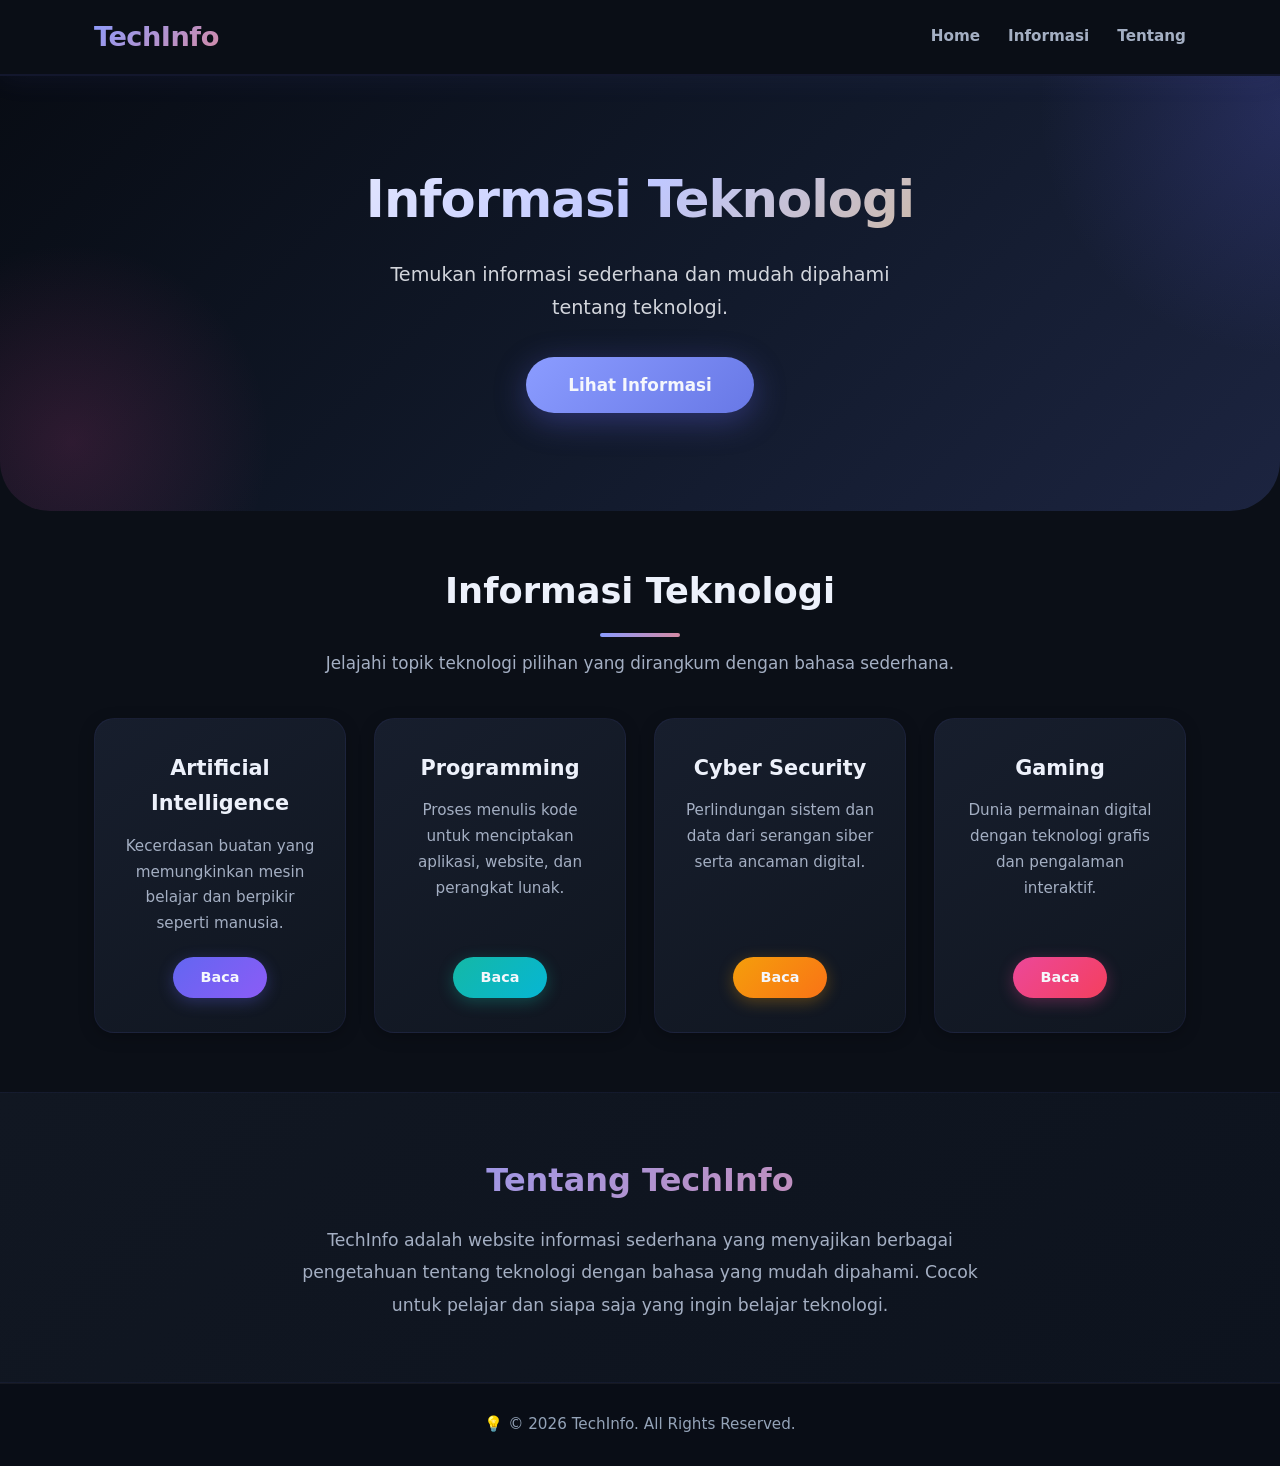
<file: index.html>
<!DOCTYPE html>
<html lang="id">
<head>
  <meta charset="UTF-8">
  <meta name="viewport" content="width=device-width, initial-scale=1.0">
  <title>TechInfo · Informasi Teknologi</title>
  <link rel="stylesheet" href="style.css">
</head>
<body>

  <!-- ============================================================
       PAGE: HOME (default)
       ============================================================ -->
  <div id="page-home" class="page-target">

    <!-- ===== NAVBAR ===== -->
    <header class="navbar">
      <div class="container">
        <div class="nav-wrapper">
          <div class="logo">TechInfo</div>
          
          <nav class="nav-menu">
            <a href="#page-home">Home</a>
            <a href="#informasi">Informasi</a>
            <a href="#tentang">Tentang</a>
          </nav>
        </div>
      </div>
    </header>

    <!-- ===== HERO ===== -->
    <section class="hero" id="home">
      <div class="container">
        <div class="hero-content">
          <h1>Informasi Teknologi</h1>
          <p>Temukan informasi sederhana dan mudah dipahami tentang teknologi.</p>
          <a href="#informasi" class="btn">Lihat Informasi</a>
        </div>
      </div>
    </section>

    <!-- ===== INFORMASI ===== -->
    <section class="informasi" id="informasi">
      <div class="container">
        <h2 class="section-title">Informasi Teknologi</h2>
        <p class="section-subtitle">Jelajahi topik teknologi pilihan yang dirangkum dengan bahasa sederhana.</p>
        
        <div class="card-grid">
          
          <!-- Card 1: AI -->
          <div class="card">
            <h3> Artificial Intelligence</h3>
            <p>Kecerdasan buatan yang memungkinkan mesin belajar dan berpikir seperti manusia.</p>
            <a href="ai.html" class="btn-card">Baca</a>
          </div>
          
          <!-- Card 2: Programming -->
          <div class="card">
            <h3> Programming</h3>
            <p>Proses menulis kode untuk menciptakan aplikasi, website, dan perangkat lunak.</p>
            <a href="programming.html" class="btn-card">Baca</a>
          </div>
          
          <!-- Card 3: Cyber Security -->
          <div class="card">
            <h3> Cyber Security</h3>
            <p>Perlindungan sistem dan data dari serangan siber serta ancaman digital.</p>
            <a href="cyber.html" class="btn-card">Baca</a>
          </div>
          
          <!-- Card 4: Gaming -->
          <div class="card">
            <h3> Gaming</h3>
            <p>Dunia permainan digital dengan teknologi grafis dan pengalaman interaktif.</p>
            <a href="gaming.html" class="btn-card">Baca</a>
          </div>
          
        </div>

      </div>
    </section>

    <!-- ===== TENTANG ===== -->
    <section class="tentang" id="tentang">
      <div class="container">
        <div class="tentang-content">
          <h2>Tentang TechInfo</h2>
          <p>
            TechInfo adalah website informasi sederhana yang menyajikan berbagai pengetahuan 
            tentang teknologi dengan bahasa yang mudah dipahami. Cocok untuk pelajar dan 
            siapa saja yang ingin belajar teknologi.
          </p>
        </div>
      </div>
    </section>

    <!-- ===== FOOTER ===== -->
    <footer class="footer">
      <div class="container">
        <p>&copy; 2026 TechInfo. All Rights Reserved.</p>
      </div>
    </footer>
  </div>
</body>
</html>
</file>
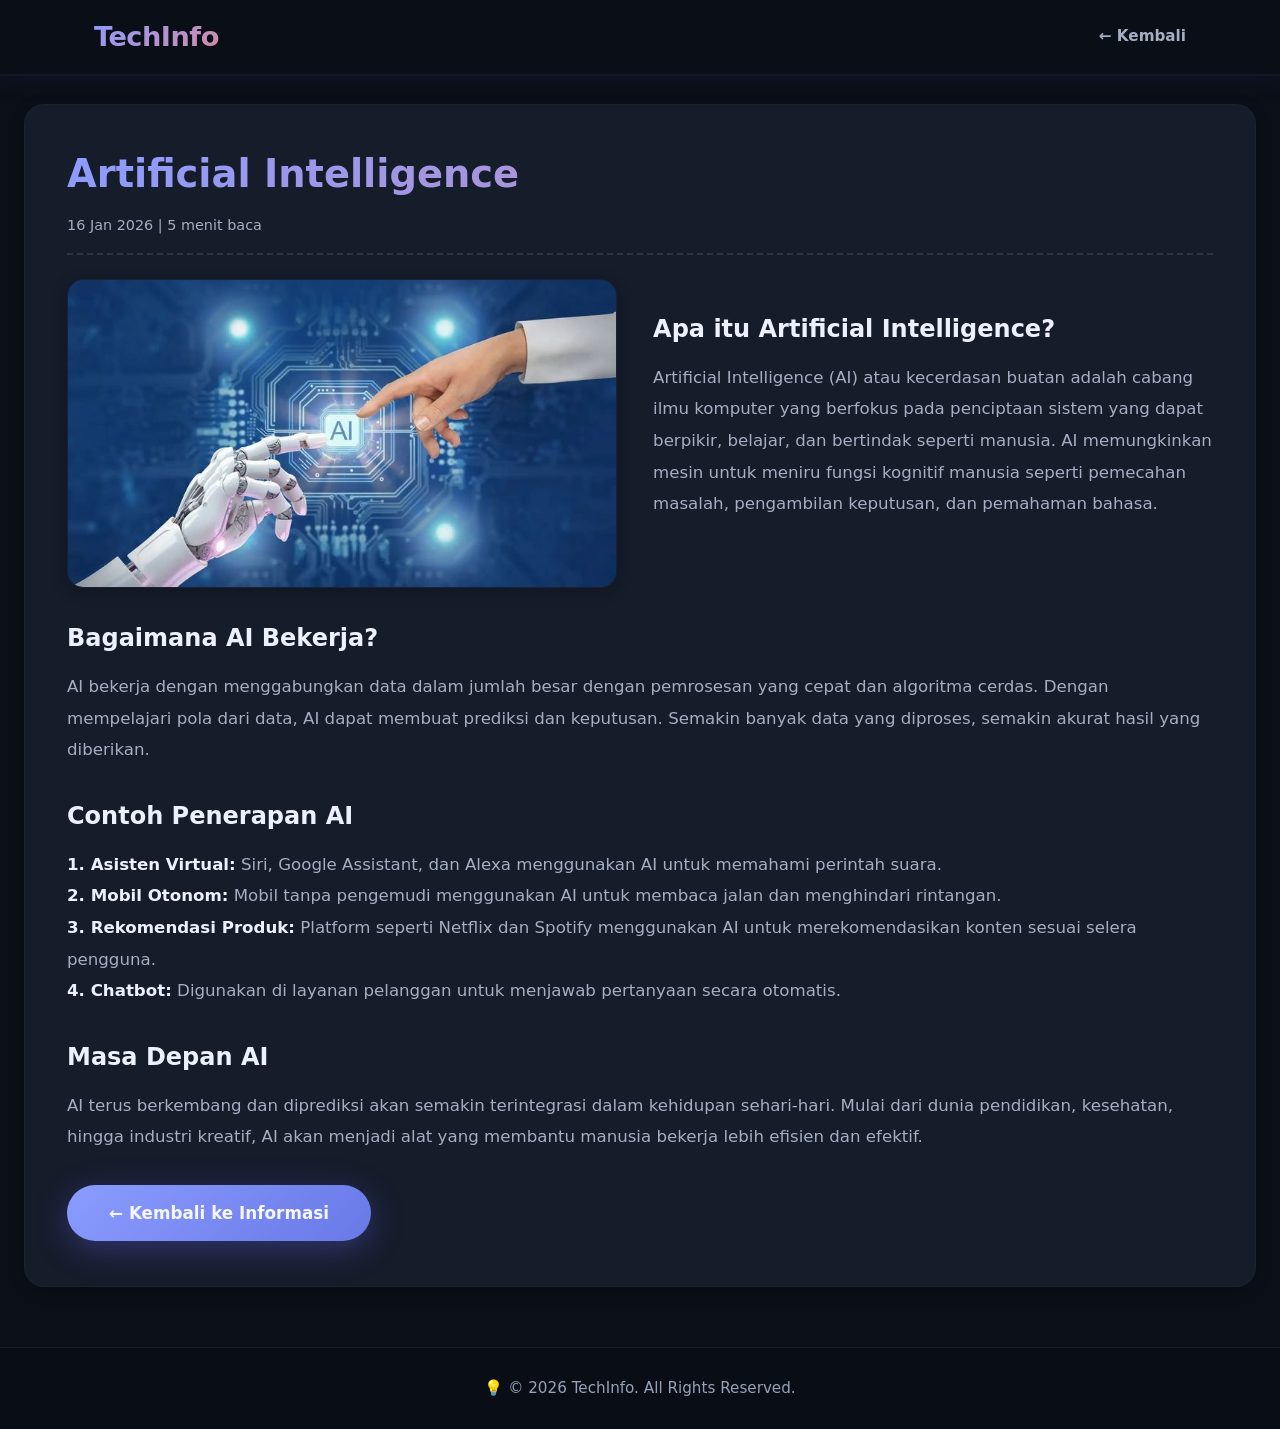
<file: ai.html>
<!DOCTYPE html>
<html lang="id">
<head>
  <meta charset="UTF-8">
  <meta name="viewport" content="width=device-width, initial-scale=1.0">
  <title>TechInfo · Artificial Intelligence</title>
  <link rel="stylesheet" href="style.css">
</head>
<body>
  <header class="navbar">
    <div class="container">
      <div class="nav-wrapper">
        <a href="index.html" class="logo">TechInfo</a>
        <nav class="nav-menu">
          <a href="index.html">← Kembali</a>
        </nav>
      </div>
    </div>
  </header>

  <section class="detail-page">
    <div class="container">
      <article class="detail-card">
        <h1>Artificial Intelligence</h1>
        <div class="detail-meta">16 Jan 2026 | 5 menit baca</div>
        <div class="detail-intro">
          <img src="t.jpg" alt="Artificial Intelligence" class="detail-img">
          <div>
            <h2>Apa itu Artificial Intelligence?</h2>
            <p>Artificial Intelligence (AI) atau kecerdasan buatan adalah cabang ilmu komputer yang berfokus pada penciptaan sistem yang dapat berpikir, belajar, dan bertindak seperti manusia. AI memungkinkan mesin untuk meniru fungsi kognitif manusia seperti pemecahan masalah, pengambilan keputusan, dan pemahaman bahasa.</p>
          </div>
        </div>

        <h2>Bagaimana AI Bekerja?</h2>
        <p>AI bekerja dengan menggabungkan data dalam jumlah besar dengan pemrosesan yang cepat dan algoritma cerdas. Dengan mempelajari pola dari data, AI dapat membuat prediksi dan keputusan. Semakin banyak data yang diproses, semakin akurat hasil yang diberikan.</p>

        <h2>Contoh Penerapan AI</h2>
        <p><strong>1. Asisten Virtual:</strong> Siri, Google Assistant, dan Alexa menggunakan AI untuk memahami perintah suara.<br><strong>2. Mobil Otonom:</strong> Mobil tanpa pengemudi menggunakan AI untuk membaca jalan dan menghindari rintangan.<br><strong>3. Rekomendasi Produk:</strong> Platform seperti Netflix dan Spotify menggunakan AI untuk merekomendasikan konten sesuai selera pengguna.<br><strong>4. Chatbot:</strong> Digunakan di layanan pelanggan untuk menjawab pertanyaan secara otomatis.</p>

        <h2>Masa Depan AI</h2>
        <p>AI terus berkembang dan diprediksi akan semakin terintegrasi dalam kehidupan sehari-hari. Mulai dari dunia pendidikan, kesehatan, hingga industri kreatif, AI akan menjadi alat yang membantu manusia bekerja lebih efisien dan efektif.</p>

        <a href="index.html#informasi" class="btn">← Kembali ke Informasi</a>
      </article>
    </div>
  </section>

  <footer class="footer">
    <div class="container">
      <p>&copy; 2026 TechInfo. All Rights Reserved.</p>
    </div>
  </footer>
</body>
</html>
</file>
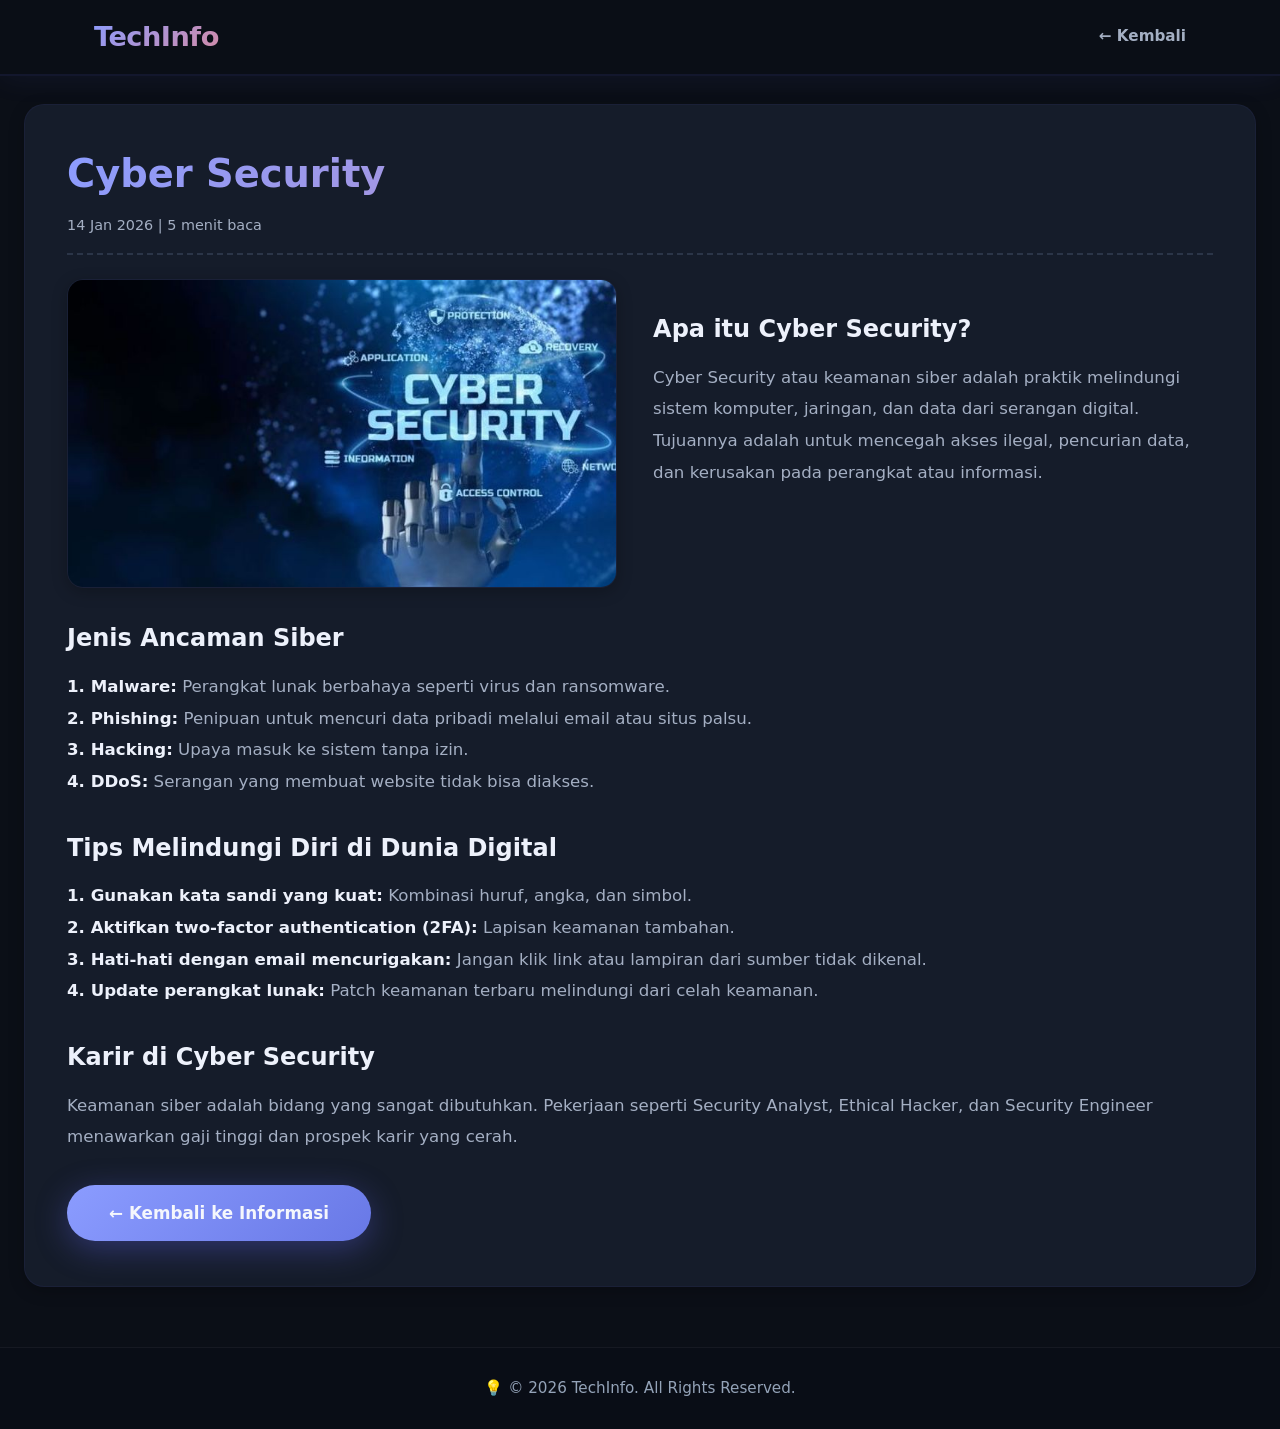
<file: cyber.html>
<!DOCTYPE html>
<html lang="id">
<head>
  <meta charset="UTF-8">
  <meta name="viewport" content="width=device-width, initial-scale=1.0">
  <title>TechInfo · Cyber Security</title>
  <link rel="stylesheet" href="style.css">
</head>
<body>
  <header class="navbar">
    <div class="container">
      <div class="nav-wrapper">
        <a href="index.html" class="logo">TechInfo</a>
        <nav class="nav-menu"><a href="index.html">← Kembali</a></nav>
      </div>
    </div>
  </header>

  <section class="detail-page">
    <div class="container">
      <article class="detail-card">
        <h1>Cyber Security</h1>
        <div class="detail-meta">14 Jan 2026 | 5 menit baca</div>
        <div class="detail-intro">
          <img src="c.jpg" alt="Cyber Security" class="detail-img">
          <div>
            <h2>Apa itu Cyber Security?</h2>
            <p>Cyber Security atau keamanan siber adalah praktik melindungi sistem komputer, jaringan, dan data dari serangan digital. Tujuannya adalah untuk mencegah akses ilegal, pencurian data, dan kerusakan pada perangkat atau informasi.</p>
          </div>
        </div>

        <h2>Jenis Ancaman Siber</h2>
        <p><strong>1. Malware:</strong> Perangkat lunak berbahaya seperti virus dan ransomware.<br><strong>2. Phishing:</strong> Penipuan untuk mencuri data pribadi melalui email atau situs palsu.<br><strong>3. Hacking:</strong> Upaya masuk ke sistem tanpa izin.<br><strong>4. DDoS:</strong> Serangan yang membuat website tidak bisa diakses.</p>

        <h2>Tips Melindungi Diri di Dunia Digital</h2>
        <p><strong>1. Gunakan kata sandi yang kuat:</strong> Kombinasi huruf, angka, dan simbol.<br><strong>2. Aktifkan two-factor authentication (2FA):</strong> Lapisan keamanan tambahan.<br><strong>3. Hati-hati dengan email mencurigakan:</strong> Jangan klik link atau lampiran dari sumber tidak dikenal.<br><strong>4. Update perangkat lunak:</strong> Patch keamanan terbaru melindungi dari celah keamanan.</p>

        <h2>Karir di Cyber Security</h2>
        <p>Keamanan siber adalah bidang yang sangat dibutuhkan. Pekerjaan seperti Security Analyst, Ethical Hacker, dan Security Engineer menawarkan gaji tinggi dan prospek karir yang cerah.</p>

        <a href="index.html#informasi" class="btn">← Kembali ke Informasi</a>
      </article>
    </div>
  </section>

  <footer class="footer"><div class="container"><p>&copy; 2026 TechInfo. All Rights Reserved.</p></div></footer>
</body>
</html>
</file>
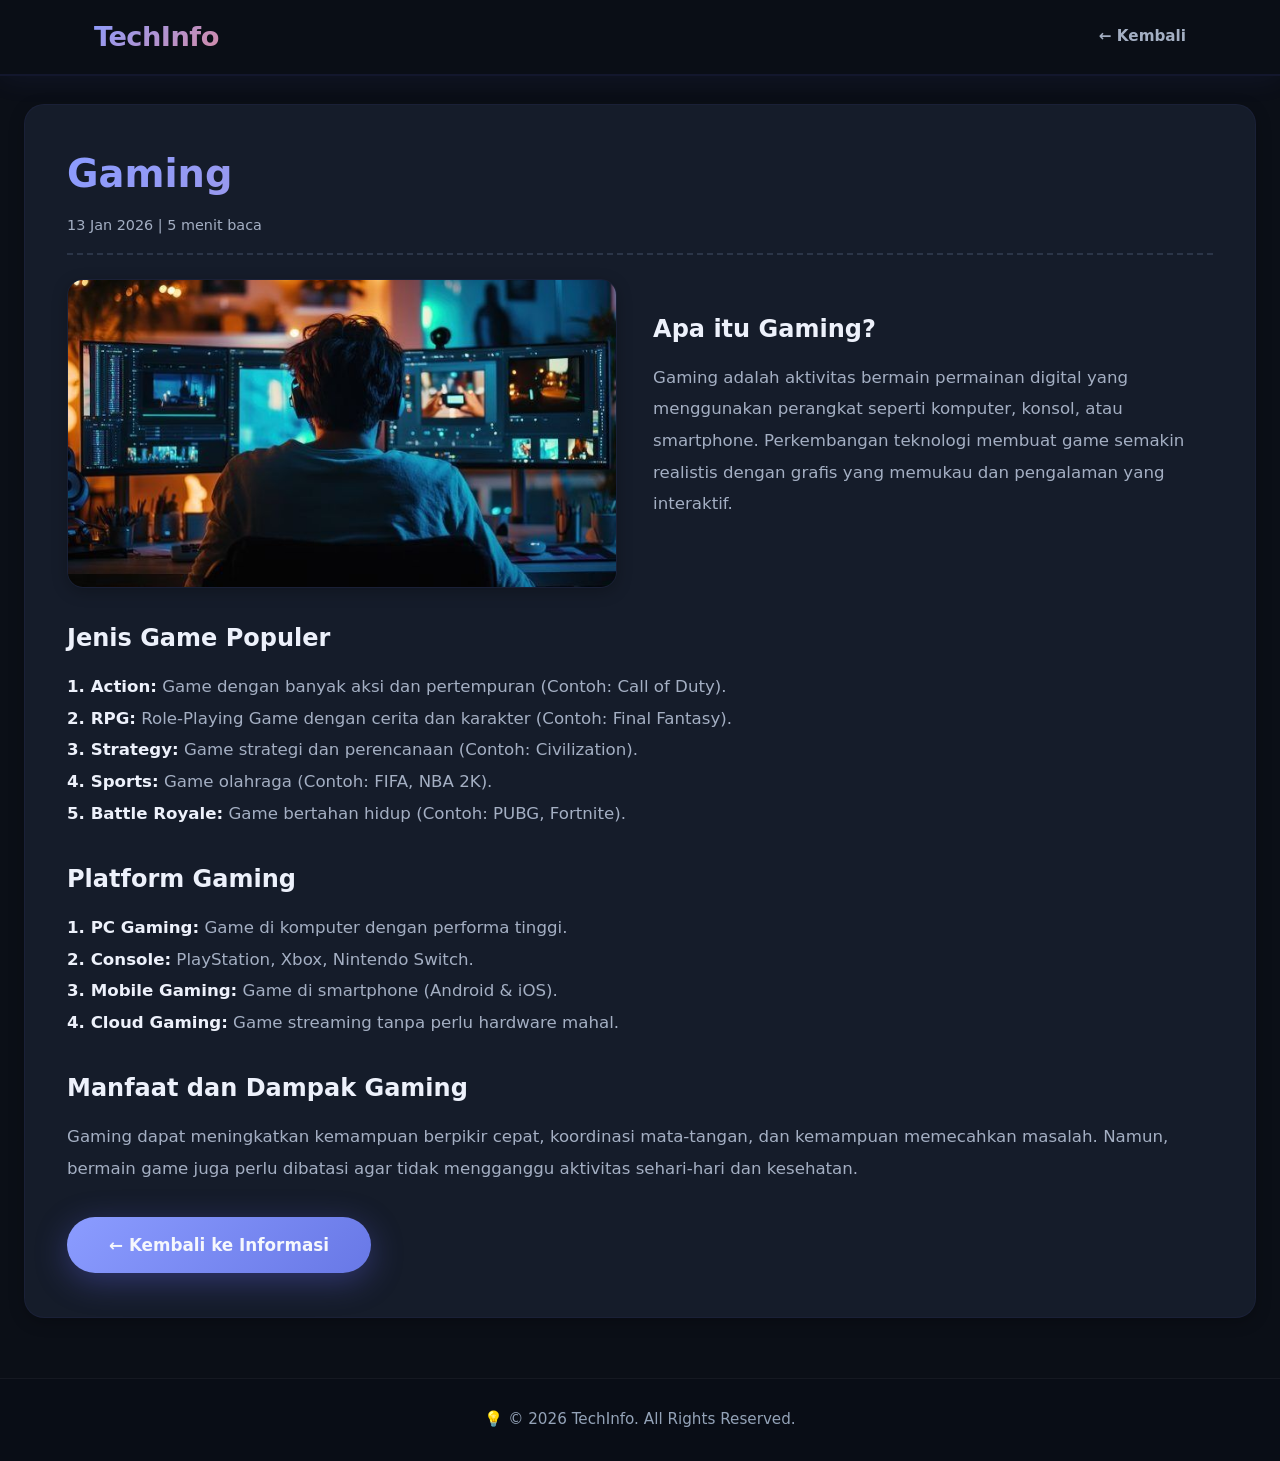
<file: gaming.html>
<!DOCTYPE html>
<html lang="id">
<head>
  <meta charset="UTF-8">
  <meta name="viewport" content="width=device-width, initial-scale=1.0">
  <title>TechInfo · Gaming</title>
  <link rel="stylesheet" href="style.css">
</head>
<body>
  <header class="navbar">
    <div class="container">
      <div class="nav-wrapper">
        <a href="index.html" class="logo">TechInfo</a>
        <nav class="nav-menu"><a href="index.html">← Kembali</a></nav>
      </div>
    </div>
  </header>

  <section class="detail-page">
    <div class="container">
      <article class="detail-card">
        <h1>Gaming</h1>
        <div class="detail-meta">13 Jan 2026 | 5 menit baca</div>
        <div class="detail-intro">
          <img src="g.jpg" alt="Gaming" class="detail-img">
          <div>
            <h2>Apa itu Gaming?</h2>
            <p>Gaming adalah aktivitas bermain permainan digital yang menggunakan perangkat seperti komputer, konsol, atau smartphone. Perkembangan teknologi membuat game semakin realistis dengan grafis yang memukau dan pengalaman yang interaktif.</p>
          </div>
        </div>

        <h2>Jenis Game Populer</h2>
        <p><strong>1. Action:</strong> Game dengan banyak aksi dan pertempuran (Contoh: Call of Duty).<br><strong>2. RPG:</strong> Role-Playing Game dengan cerita dan karakter (Contoh: Final Fantasy).<br><strong>3. Strategy:</strong> Game strategi dan perencanaan (Contoh: Civilization).<br><strong>4. Sports:</strong> Game olahraga (Contoh: FIFA, NBA 2K).<br><strong>5. Battle Royale:</strong> Game bertahan hidup (Contoh: PUBG, Fortnite).</p>

        <h2>Platform Gaming</h2>
        <p><strong>1. PC Gaming:</strong> Game di komputer dengan performa tinggi.<br><strong>2. Console:</strong> PlayStation, Xbox, Nintendo Switch.<br><strong>3. Mobile Gaming:</strong> Game di smartphone (Android &amp; iOS).<br><strong>4. Cloud Gaming:</strong> Game streaming tanpa perlu hardware mahal.</p>

        <h2>Manfaat dan Dampak Gaming</h2>
        <p>Gaming dapat meningkatkan kemampuan berpikir cepat, koordinasi mata-tangan, dan kemampuan memecahkan masalah. Namun, bermain game juga perlu dibatasi agar tidak mengganggu aktivitas sehari-hari dan kesehatan.</p>

        <a href="index.html#informasi" class="btn">← Kembali ke Informasi</a>
      </article>
    </div>
  </section>

  <footer class="footer"><div class="container"><p>&copy; 2026 TechInfo. All Rights Reserved.</p></div></footer>
</body>
</html>
</file>
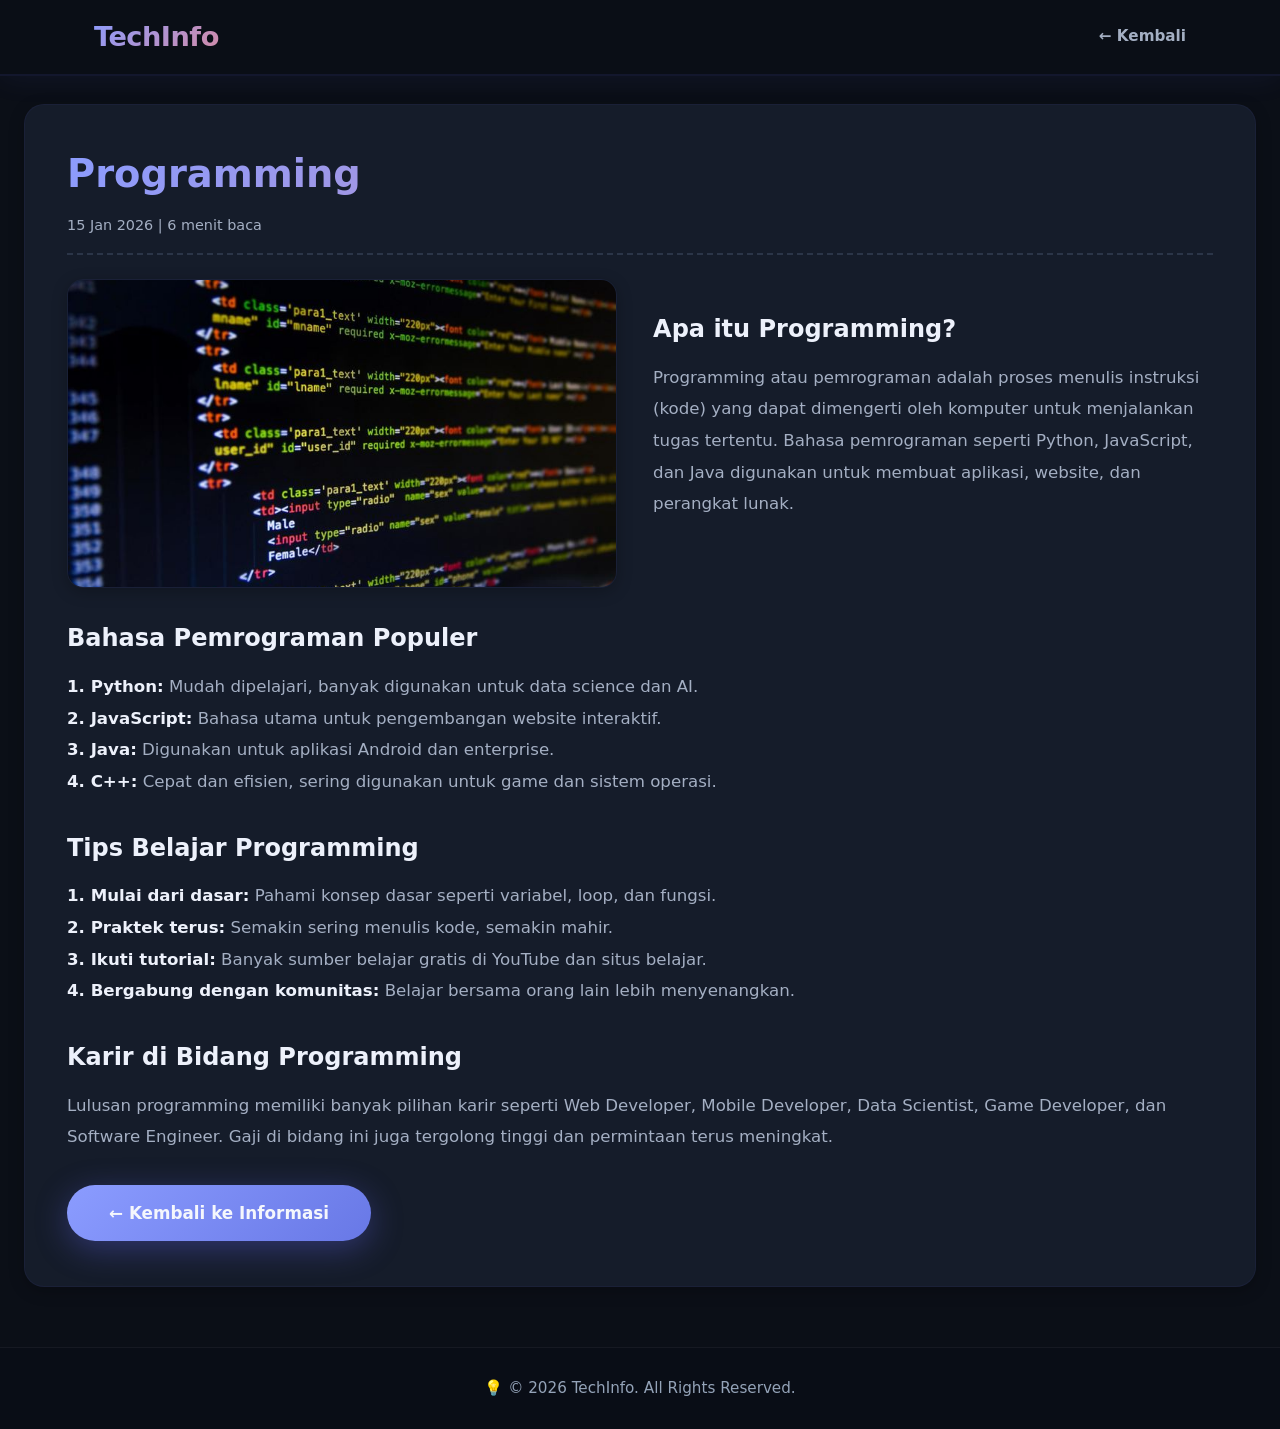
<file: programming.html>
<!DOCTYPE html>
<html lang="id">
<head>
  <meta charset="UTF-8">
  <meta name="viewport" content="width=device-width, initial-scale=1.0">
  <title>TechInfo · Programming</title>
  <link rel="stylesheet" href="style.css">
</head>
<body>
  <header class="navbar">
    <div class="container">
      <div class="nav-wrapper">
        <a href="index.html" class="logo">TechInfo</a>
        <nav class="nav-menu"><a href="index.html">← Kembali</a></nav>
      </div>
    </div>
  </header>

  <section class="detail-page">
    <div class="container">
      <article class="detail-card">
        <h1>Programming</h1>
        <div class="detail-meta">15 Jan 2026 | 6 menit baca</div>
        <div class="detail-intro">
          <img src="p.jpg" alt="Programming" class="detail-img">
          <div>
            <h2>Apa itu Programming?</h2>
            <p>Programming atau pemrograman adalah proses menulis instruksi (kode) yang dapat dimengerti oleh komputer untuk menjalankan tugas tertentu. Bahasa pemrograman seperti Python, JavaScript, dan Java digunakan untuk membuat aplikasi, website, dan perangkat lunak.</p>
          </div>
        </div>

        <h2>Bahasa Pemrograman Populer</h2>
        <p><strong>1. Python:</strong> Mudah dipelajari, banyak digunakan untuk data science dan AI.<br><strong>2. JavaScript:</strong> Bahasa utama untuk pengembangan website interaktif.<br><strong>3. Java:</strong> Digunakan untuk aplikasi Android dan enterprise.<br><strong>4. C++:</strong> Cepat dan efisien, sering digunakan untuk game dan sistem operasi.</p>

        <h2>Tips Belajar Programming</h2>
        <p><strong>1. Mulai dari dasar:</strong> Pahami konsep dasar seperti variabel, loop, dan fungsi.<br><strong>2. Praktek terus:</strong> Semakin sering menulis kode, semakin mahir.<br><strong>3. Ikuti tutorial:</strong> Banyak sumber belajar gratis di YouTube dan situs belajar.<br><strong>4. Bergabung dengan komunitas:</strong> Belajar bersama orang lain lebih menyenangkan.</p>

        <h2>Karir di Bidang Programming</h2>
        <p>Lulusan programming memiliki banyak pilihan karir seperti Web Developer, Mobile Developer, Data Scientist, Game Developer, dan Software Engineer. Gaji di bidang ini juga tergolong tinggi dan permintaan terus meningkat.</p>

        <a href="index.html#informasi" class="btn">← Kembali ke Informasi</a>
      </article>
    </div>
  </section>

  <footer class="footer"><div class="container"><p>&copy; 2026 TechInfo. All Rights Reserved.</p></div></footer>
</body>
</html>
</file>
<file: style.css>
/* ============================================
   style.css - TechInfo
   Versi Lebih Hidup, Berwarna, & Menarik
   ============================================ */

/* ---------- CSS VARIABLES ---------- */
:root {
  --primary: #8b9cff;
  --primary-dark: #6878e6;
  --primary-light: #c0c8ff;
  --secondary: #090d16;
  --accent-1: #d8ad61;
  --accent-2: #d58aa4;
  --accent-3: #59c5b5;
  --gradient-hero: linear-gradient(135deg, #080c14 0%, #11192a 52%, #1c2440 100%);
  --gradient-card: linear-gradient(145deg, #171e2d, #101620);
  --bg-body: #0b0f17;
  --text-dark: #edf1fb;
  --text-muted: #a4afc3;
  --white: #f5f7fc;
  --surface: #151c2a;
  --shadow-sm: 0 4px 16px rgba(0, 0, 0, 0.24);
  --shadow-md: 0 8px 32px rgba(0, 0, 0, 0.34);
  --shadow-lg: 0 16px 48px rgba(0, 0, 0, 0.45);
  --radius: 20px;
  --transition: 0.4s cubic-bezier(0.4, 0, 0.2, 1);
}

/* ---------- RESET ---------- */
html {
  scroll-behavior: smooth;
}

* {
  margin: 0;
  padding: 0;
  box-sizing: border-box;
}

body {
  font-family: 'Segoe UI', 'Inter', system-ui, -apple-system, sans-serif;
  background: var(--bg-body);
  color: var(--text-dark);
  line-height: 1.7;
  min-height: 100vh;
}

.container {
  max-width: 1140px;
  margin: 0 auto;
  padding: 0 24px;
}

a {
  text-decoration: none;
  color: inherit;
}

img {
  display: block;
  max-width: 100%;
}

/* ---------- SCROLL BAR ---------- */
::-webkit-scrollbar {
  width: 10px;
}
::-webkit-scrollbar-track {
  background: #111722;
}
::-webkit-scrollbar-thumb {
  background: var(--primary);
  border-radius: 10px;
}
::-webkit-scrollbar-thumb:hover {
  background: var(--primary-dark);
}

/* ---------- PAGE TARGET ---------- */
.page-target {
  display: none;
  animation: fadeSlideUp 0.5s ease;
}

.page-target:target {
  display: block;
}

body:not(:has(.page-target:target)) #page-home,
#page-home:target {
  display: block;
}

@keyframes fadeSlideUp {
  0% {
    opacity: 0;
    transform: translateY(30px);
  }
  100% {
    opacity: 1;
    transform: translateY(0);
  }
}

/* ============================================
   NAVBAR
   ============================================ */
.navbar {
  background: rgba(11, 15, 23, 0.88);
  backdrop-filter: blur(20px);
  -webkit-backdrop-filter: blur(20px);
  box-shadow: 0 2px 30px rgba(99, 102, 241, 0.08);
  padding: 14px 0;
  position: sticky;
  top: 0;
  z-index: 100;
  border-bottom: 2px solid rgba(99, 102, 241, 0.10);
}

.nav-wrapper {
  display: flex;
  justify-content: space-between;
  align-items: center;
  flex-wrap: wrap;
  gap: 16px;
}

.logo {
  font-size: 1.7rem;
  font-weight: 900;
  background: linear-gradient(135deg, var(--primary), var(--accent-2));
  -webkit-background-clip: text;
  -webkit-text-fill-color: transparent;
  background-clip: text;
  letter-spacing: -0.5px;
  position: relative;
}

.nav-menu {
  display: flex;
  gap: 28px;
  font-weight: 600;
}

.nav-menu a {
  color: var(--text-muted);
  transition: all var(--transition);
  font-size: 0.95rem;
  position: relative;
  padding: 4px 0;
}

.nav-menu a::after {
  content: '';
  position: absolute;
  bottom: -2px;
  left: 0;
  width: 0;
  height: 3px;
  background: linear-gradient(90deg, var(--primary), var(--accent-2));
  border-radius: 10px;
  transition: width var(--transition);
}

.nav-menu a:hover {
  color: var(--primary);
}

.nav-menu a:hover::after {
  width: 100%;
}

/* ============================================
   HERO
   ============================================ */
.hero {
  background: var(--gradient-hero);
  color: var(--white);
  padding: 80px 0 90px;
  text-align: center;
  border-radius: 0 0 50px 50px;
  position: relative;
  overflow: hidden;
}

.hero::before {
  content: '';
  position: absolute;
  top: -50%;
  right: -20%;
  width: 500px;
  height: 500px;
  background: radial-gradient(circle, rgba(99, 102, 241, 0.20), transparent 70%);
  border-radius: 50%;
  animation: floatBubble 8s ease-in-out infinite;
}

.hero::after {
  content: '';
  position: absolute;
  bottom: -30%;
  left: -10%;
  width: 400px;
  height: 400px;
  background: radial-gradient(circle, rgba(236, 72, 153, 0.15), transparent 70%);
  border-radius: 50%;
  animation: floatBubble 10s ease-in-out infinite reverse;
}

@keyframes floatBubble {
  0%, 100% { transform: translate(0, 0) scale(1); }
  50% { transform: translate(30px, -30px) scale(1.1); }
}

.hero-content {
  position: relative;
  z-index: 2;
}

.hero-content h1 {
  font-size: 3.2rem;
  font-weight: 900;
  margin-bottom: 16px;
  letter-spacing: -1px;
  background: linear-gradient(135deg, #ffffff, var(--primary-light), var(--accent-1));
  -webkit-background-clip: text;
  -webkit-text-fill-color: transparent;
  background-clip: text;
}

.hero-content p {
  font-size: 1.2rem;
  max-width: 520px;
  margin: 0 auto 32px;
  opacity: 0.85;
  font-weight: 300;
}

.btn {
  display: inline-block;
  background: linear-gradient(135deg, var(--primary), var(--primary-dark));
  color: var(--white);
  padding: 14px 42px;
  border-radius: 50px;
  font-weight: 700;
  font-size: 1.05rem;
  transition: all var(--transition);
  border: none;
  box-shadow: 0 8px 32px rgba(99, 102, 241, 0.35);
  position: relative;
  overflow: hidden;
}

.btn::before {
  content: '';
  position: absolute;
  top: 0;
  left: -100%;
  width: 100%;
  height: 100%;
  background: linear-gradient(90deg, transparent, rgba(255, 255, 255, 0.20), transparent);
  transition: left 0.6s;
}

.btn:hover {
  transform: translateY(-4px) scale(1.02);
  box-shadow: 0 12px 48px rgba(99, 102, 241, 0.45);
}

.btn:hover::before {
  left: 100%;
}

/* ============================================
   INFORMASI
   ============================================ */
.informasi {
  padding: 50px 0 60px;
  scroll-margin-top: 90px;
}

.informasi:target,
.tentang:target {
  animation: sectionReveal 0.7s ease both;
}

@keyframes sectionReveal {
  from {
    opacity: 0.35;
    transform: translateY(18px);
  }
  to {
    opacity: 1;
    transform: translateY(0);
  }
}

@media (prefers-reduced-motion: reduce) {
  html {
    scroll-behavior: auto;
  }

  .informasi:target,
  .tentang:target {
    animation: none;
  }
}

.section-title {
  font-size: 2.2rem;
  font-weight: 800;
  text-align: center;
  margin-bottom: 12px;
  color: var(--text-dark);
}

.section-title::after {
  content: '';
  display: block;
  width: 80px;
  height: 4px;
  background: linear-gradient(90deg, var(--primary), var(--accent-2));
  border-radius: 10px;
  margin: 12px auto 0;
}

.section-subtitle {
  text-align: center;
  color: var(--text-muted);
  margin-bottom: 40px;
  font-size: 1.05rem;
}

.card-grid {
  display: grid;
  grid-template-columns: repeat(auto-fit, minmax(240px, 1fr));
  gap: 28px;
}

.card {
  background: var(--gradient-card);
  padding: 32px 24px 34px;
  display: flex;
  flex-direction: column;
  border-radius: var(--radius);
  box-shadow: var(--shadow-sm);
  border: 1px solid rgba(99, 102, 241, 0.08);
  transition: all var(--transition);
  text-align: center;
  position: relative;
  overflow: hidden;
}

.card::before {
  content: '';
  position: absolute;
  top: 0;
  left: 0;
  right: 0;
  height: 4px;
  background: linear-gradient(90deg, var(--primary), var(--accent-2), var(--accent-3));
  opacity: 0;
  transition: opacity var(--transition);
}

.card:hover::before {
  opacity: 1;
}

.card:hover {
  transform: translateY(-10px);
  box-shadow: var(--shadow-md);
  border-color: rgba(99, 102, 241, 0.20);
}

.card h3 {
  font-size: 1.3rem;
  font-weight: 700;
  margin-bottom: 12px;
  color: var(--text-dark);
}

.card h3 span {
  display: block;
  font-size: 2.5rem;
  margin-bottom: 6px;
}

.card p {
  font-size: 0.95rem;
  color: var(--text-muted);
  margin-bottom: 20px;
  flex: 1;
  line-height: 1.7;
}

.btn-card {
  display: inline-block;
  align-self: center;
  background: linear-gradient(135deg, var(--primary), var(--primary-dark));
  color: var(--white);
  padding: 8px 28px;
  border-radius: 50px;
  font-weight: 600;
  font-size: 0.9rem;
  transition: all var(--transition);
  box-shadow: 0 4px 16px rgba(99, 102, 241, 0.25);
}

.btn-card:hover {
  transform: scale(1.06) translateY(-2px);
  box-shadow: 0 8px 28px rgba(99, 102, 241, 0.35);
}

/* Warna berbeda tiap card */
.card:nth-child(1) .btn-card {
  background: linear-gradient(135deg, #6366f1, #8b5cf6);
  box-shadow: 0 4px 16px rgba(99, 102, 241, 0.30);
}
.card:nth-child(2) .btn-card {
  background: linear-gradient(135deg, #14b8a6, #06b6d4);
  box-shadow: 0 4px 16px rgba(20, 184, 166, 0.30);
}
.card:nth-child(3) .btn-card {
  background: linear-gradient(135deg, #f59e0b, #f97316);
  box-shadow: 0 4px 16px rgba(245, 158, 11, 0.30);
}
.card:nth-child(4) .btn-card {
  background: linear-gradient(135deg, #ec4899, #f43f5e);
  box-shadow: 0 4px 16px rgba(236, 72, 153, 0.30);
}

.card:nth-child(1):hover {
  border-color: #8b5cf6;
}
.card:nth-child(2):hover {
  border-color: #14b8a6;
}
.card:nth-child(3):hover {
  border-color: #f59e0b;
}
.card:nth-child(4):hover {
  border-color: #ec4899;
}

/* ============================================
   TENTANG
   ============================================ */
.tentang {
  background: linear-gradient(135deg, #111722, #0d131e);
  padding: 60px 0;
  scroll-margin-top: 90px;
  border-top: 1px solid rgba(99, 102, 241, 0.06);
  border-bottom: 1px solid rgba(99, 102, 241, 0.06);
}

.tentang-content {
  max-width: 720px;
  margin: 0 auto;
  text-align: center;
}

.tentang-content h2 {
  font-size: 2rem;
  font-weight: 800;
  margin-bottom: 16px;
  background: linear-gradient(135deg, var(--primary), var(--accent-2));
  -webkit-background-clip: text;
  -webkit-text-fill-color: transparent;
  background-clip: text;
}

.tentang-content p {
  font-size: 1.08rem;
  color: var(--text-muted);
  line-height: 1.9;
}

/* ============================================
   DETAIL PAGE
   ============================================ */
.detail-page {
  padding: 28px 0 60px;
  min-height: 70vh;
}

.detail-page .container {
  max-width: 1320px;
}

.detail-card {
  background: var(--surface);
  border-radius: var(--radius);
  padding: 36px 42px;
  box-shadow: var(--shadow-sm);
  border: 1px solid rgba(99, 102, 241, 0.06);
  transition: box-shadow var(--transition);
  overflow: hidden;
}

.detail-card:hover {
  box-shadow: var(--shadow-md);
}

.detail-card h1 {
  font-size: 2.4rem;
  font-weight: 900;
  margin-bottom: 6px;
  background: linear-gradient(135deg, var(--primary), var(--accent-2));
  -webkit-background-clip: text;
  -webkit-text-fill-color: transparent;
  background-clip: text;
}

.detail-meta {
  color: var(--text-muted);
  font-size: 0.9rem;
  margin-bottom: 24px;
  padding-bottom: 16px;
  border-bottom: 2px dashed #2b3548;
}

.detail-intro {
  display: grid;
  grid-template-columns: minmax(0, 48%) minmax(0, 1fr);
  gap: 36px;
  align-items: start;
  margin-bottom: 28px;
}

.detail-intro h2 {
  margin-top: 0;
}

.detail-img {
  width: 100%;
  aspect-ratio: 16 / 9;
  object-fit: cover;
  border-radius: 16px;
  box-shadow: var(--shadow-sm);
  border: 1px solid rgba(99, 102, 241, 0.06);
}

.detail-card h2 {
  font-size: 1.5rem;
  font-weight: 700;
  margin: 30px 0 12px;
  color: var(--text-dark);
}

.detail-card p {
  font-size: 1.04rem;
  color: var(--text-muted);
  line-height: 1.9;
  margin-bottom: 16px;
}

.detail-card strong {
  color: var(--text-dark);
}

.detail-card .btn {
  margin-top: 16px;
  background: linear-gradient(135deg, var(--primary), var(--primary-dark));
}

/* ============================================
   FOOTER
   ============================================ */
.footer {
  background: var(--secondary);
  color: #94a3b8;
  text-align: center;
  padding: 28px 0;
  border-top: 1px solid rgba(255, 255, 255, 0.05);
}

.footer p {
  font-size: 0.95rem;
}

.footer p::before {
  content: '💡 ';
}

/* ============================================
   RESPONSIVE
   ============================================ */

/* Tablet */
@media (max-width: 768px) {
  .nav-wrapper {
    flex-direction: column;
    align-items: center;
    gap: 10px;
  }

  .nav-menu {
    gap: 20px;
  }

  .hero-content h1 {
    font-size: 2.4rem;
  }

  .hero-content p {
    font-size: 1rem;
  }

  .hero {
    padding: 60px 0 70px;
  }

  .card-grid {
    grid-template-columns: repeat(2, 1fr);
  }

  .detail-card {
    padding: 28px 24px;
  }

  .detail-intro {
    grid-template-columns: 1fr;
    gap: 20px;
  }

  .detail-card h1 {
    font-size: 1.8rem;
  }
}

/* HP */
@media (max-width: 480px) {
  .nav-menu {
    gap: 14px;
    font-size: 0.85rem;
  }

  .logo {
    font-size: 1.4rem;
  }

  .hero {
    padding: 50px 0 60px;
  }

  .hero-content h1 {
    font-size: 1.8rem;
  }

  .hero-content p {
    font-size: 0.95rem;
    padding: 0 10px;
  }

  .btn {
    padding: 12px 30px;
    font-size: 0.95rem;
  }

  .section-title {
    font-size: 1.6rem;
  }

  .card-grid {
    grid-template-columns: 1fr;
    gap: 18px;
  }

  .card {
    padding: 24px 18px;
  }

  .tentang-content h2 {
    font-size: 1.4rem;
  }

  .tentang-content p {
    font-size: 0.95rem;
  }

  .detail-card {
    padding: 20px 16px;
  }

  .detail-card h1 {
    font-size: 1.4rem;
  }

  .detail-card h2 {
    font-size: 1.2rem;
  }

  .detail-card p {
    font-size: 0.95rem;
  }

  .detail-img {
    width: 100%;
    border-radius: 12px;
  }
}

/* ---------- ANIMASI KETIKA SCROLL (opsional) ---------- */
@media (prefers-reduced-motion: no-preference) {
  .card {
    animation: cardAppear 0.6s ease both;
    animation-delay: calc(var(--i, 0) * 0.1s);
  }
  .card:nth-child(1) { --i: 0; }
  .card:nth-child(2) { --i: 1; }
  .card:nth-child(3) { --i: 2; }
  .card:nth-child(4) { --i: 3; }

  @keyframes cardAppear {
    0% {
      opacity: 0;
      transform: translateY(40px) scale(0.95);
    }
    100% {
      opacity: 1;
      transform: translateY(0) scale(1);
    }
  }
}
</file>
